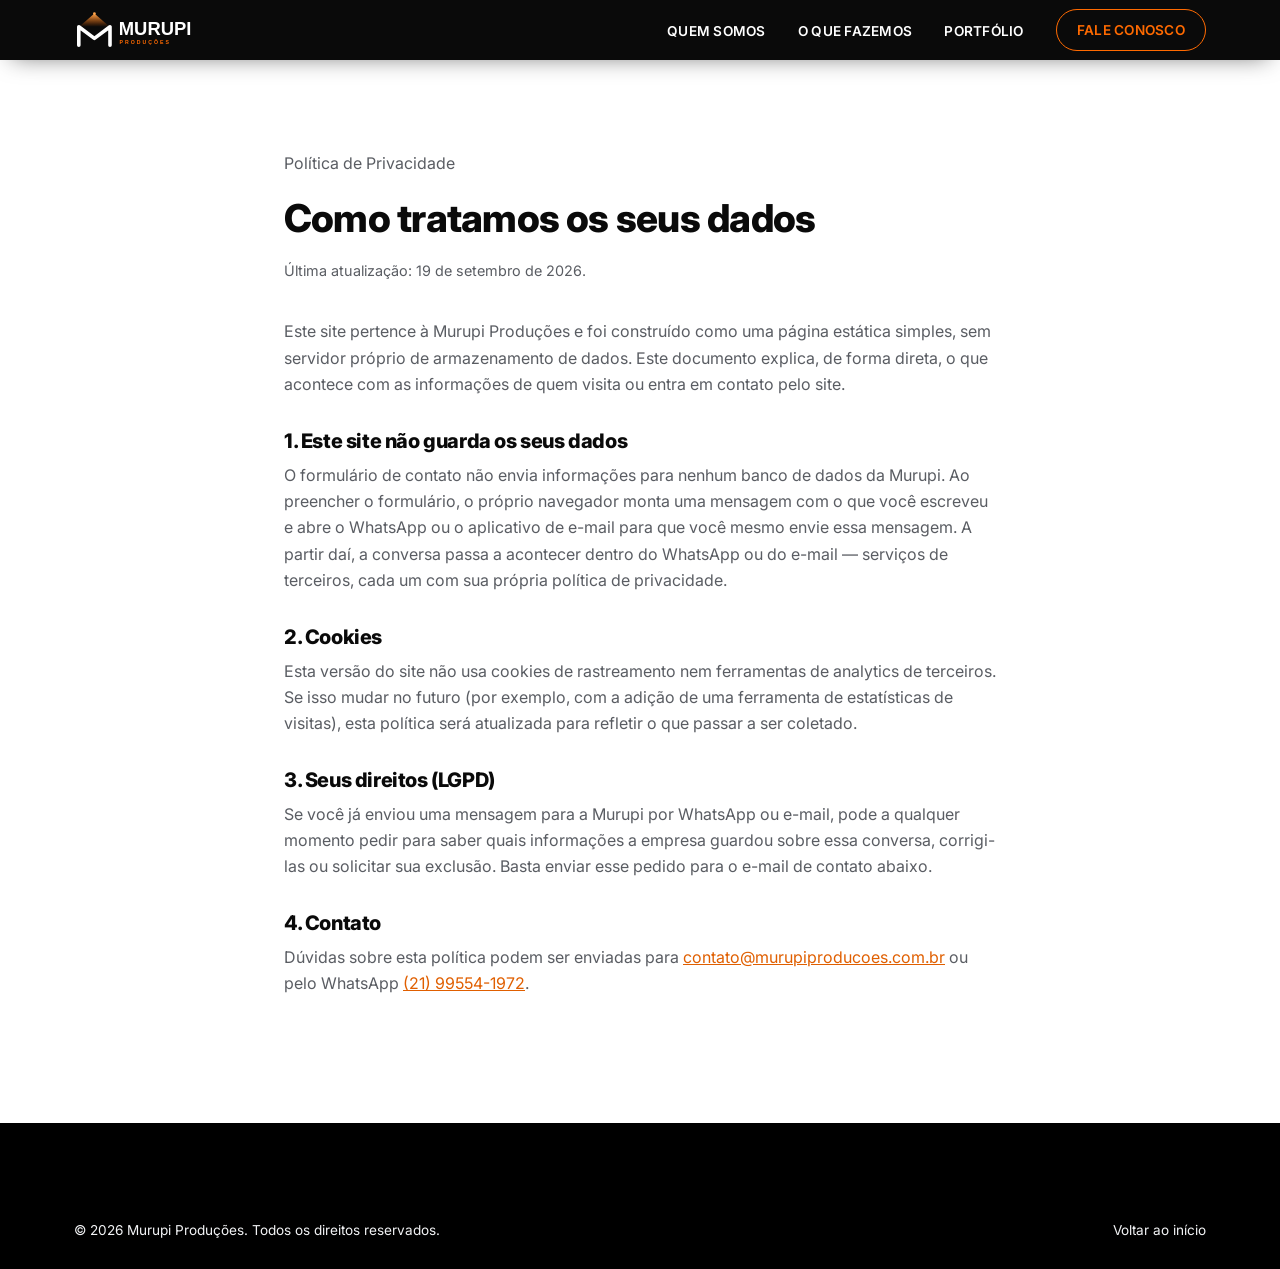
<file: privacidade.html>
<!DOCTYPE html>
<html lang="pt-BR">
<head>
<meta charset="UTF-8">
<meta name="viewport" content="width=device-width, initial-scale=1.0">
<title>Política de Privacidade — Murupi Produções</title>
<meta name="robots" content="noindex">
<link rel="icon" type="image/svg+xml" href="assets/img/brand/favicon.svg">
<link rel="preconnect" href="https://fonts.googleapis.com">
<link rel="preconnect" href="https://fonts.gstatic.com" crossorigin>
<link href="https://fonts.googleapis.com/css2?family=Bebas+Neue&family=Inter:wght@400;500;600;700;800&display=swap" rel="stylesheet">
<link rel="stylesheet" href="css/styles.css">
</head>
<body>

<header class="site-header is-scrolled" id="topo">
  <div class="container site-header__inner">
    <a href="/" class="logo" aria-label="Murupi Produções — início">
      <img src="assets/img/brand/logo.svg" alt="Murupi Produções" width="150" height="47">
    </a>
    <nav class="nav" id="nav-principal">
      <ul class="nav__list">
        <li><a href="/#quem-somos">Quem Somos</a></li>
        <li><a href="/#o-que-fazemos">O Que Fazemos</a></li>
        <li><a href="/#portfolio">Portfólio</a></li>
        <li><a href="/#contato" class="nav__cta">Fale Conosco</a></li>
      </ul>
    </nav>
    <button class="nav-toggle" id="nav-toggle" aria-expanded="false" aria-controls="nav-principal" aria-label="Abrir menu">
      <span></span><span></span><span></span>
    </button>
  </div>
</header>

<main>
  <section class="section legal-page">
    <div class="container legal-page__content">
      <p class="eyebrow">Política de Privacidade</p>
      <h1>Como tratamos os seus dados</h1>
      <p class="legal-page__updated">Última atualização: 19 de setembro de 2026.</p>

      <p>Este site pertence à Murupi Produções e foi construído como uma página estática simples, sem servidor próprio de armazenamento de dados. Este documento explica, de forma direta, o que acontece com as informações de quem visita ou entra em contato pelo site.</p>

      <h2>1. Este site não guarda os seus dados</h2>
      <p>O formulário de contato não envia informações para nenhum banco de dados da Murupi. Ao preencher o formulário, o próprio navegador monta uma mensagem com o que você escreveu e abre o WhatsApp ou o aplicativo de e-mail para que você mesmo envie essa mensagem. A partir daí, a conversa passa a acontecer dentro do WhatsApp ou do e-mail — serviços de terceiros, cada um com sua própria política de privacidade.</p>

      <h2>2. Cookies</h2>
      <p>Esta versão do site não usa cookies de rastreamento nem ferramentas de analytics de terceiros. Se isso mudar no futuro (por exemplo, com a adição de uma ferramenta de estatísticas de visitas), esta política será atualizada para refletir o que passar a ser coletado.</p>

      <h2>3. Seus direitos (LGPD)</h2>
      <p>Se você já enviou uma mensagem para a Murupi por WhatsApp ou e-mail, pode a qualquer momento pedir para saber quais informações a empresa guardou sobre essa conversa, corrigi-las ou solicitar sua exclusão. Basta enviar esse pedido para o e-mail de contato abaixo.</p>

      <h2>4. Contato</h2>
      <p>Dúvidas sobre esta política podem ser enviadas para <a href="mailto:contato@murupiproducoes.com.br">contato@murupiproducoes.com.br</a> ou pelo WhatsApp <a href="https://wa.me/5521995541972" target="_blank" rel="noopener">(21) 99554-1972</a>.</p>
    </div>
  </section>
</main>

<footer class="site-footer">
  <div class="container site-footer__bottom">
    <p>&copy; <span id="ano-atual"></span> Murupi Produções. Todos os direitos reservados.</p>
    <a href="/" class="site-footer__top">Voltar ao início</a>
  </div>
</footer>

<script>document.getElementById('ano-atual').textContent = new Date().getFullYear();</script>
</body>
</html>
</file>
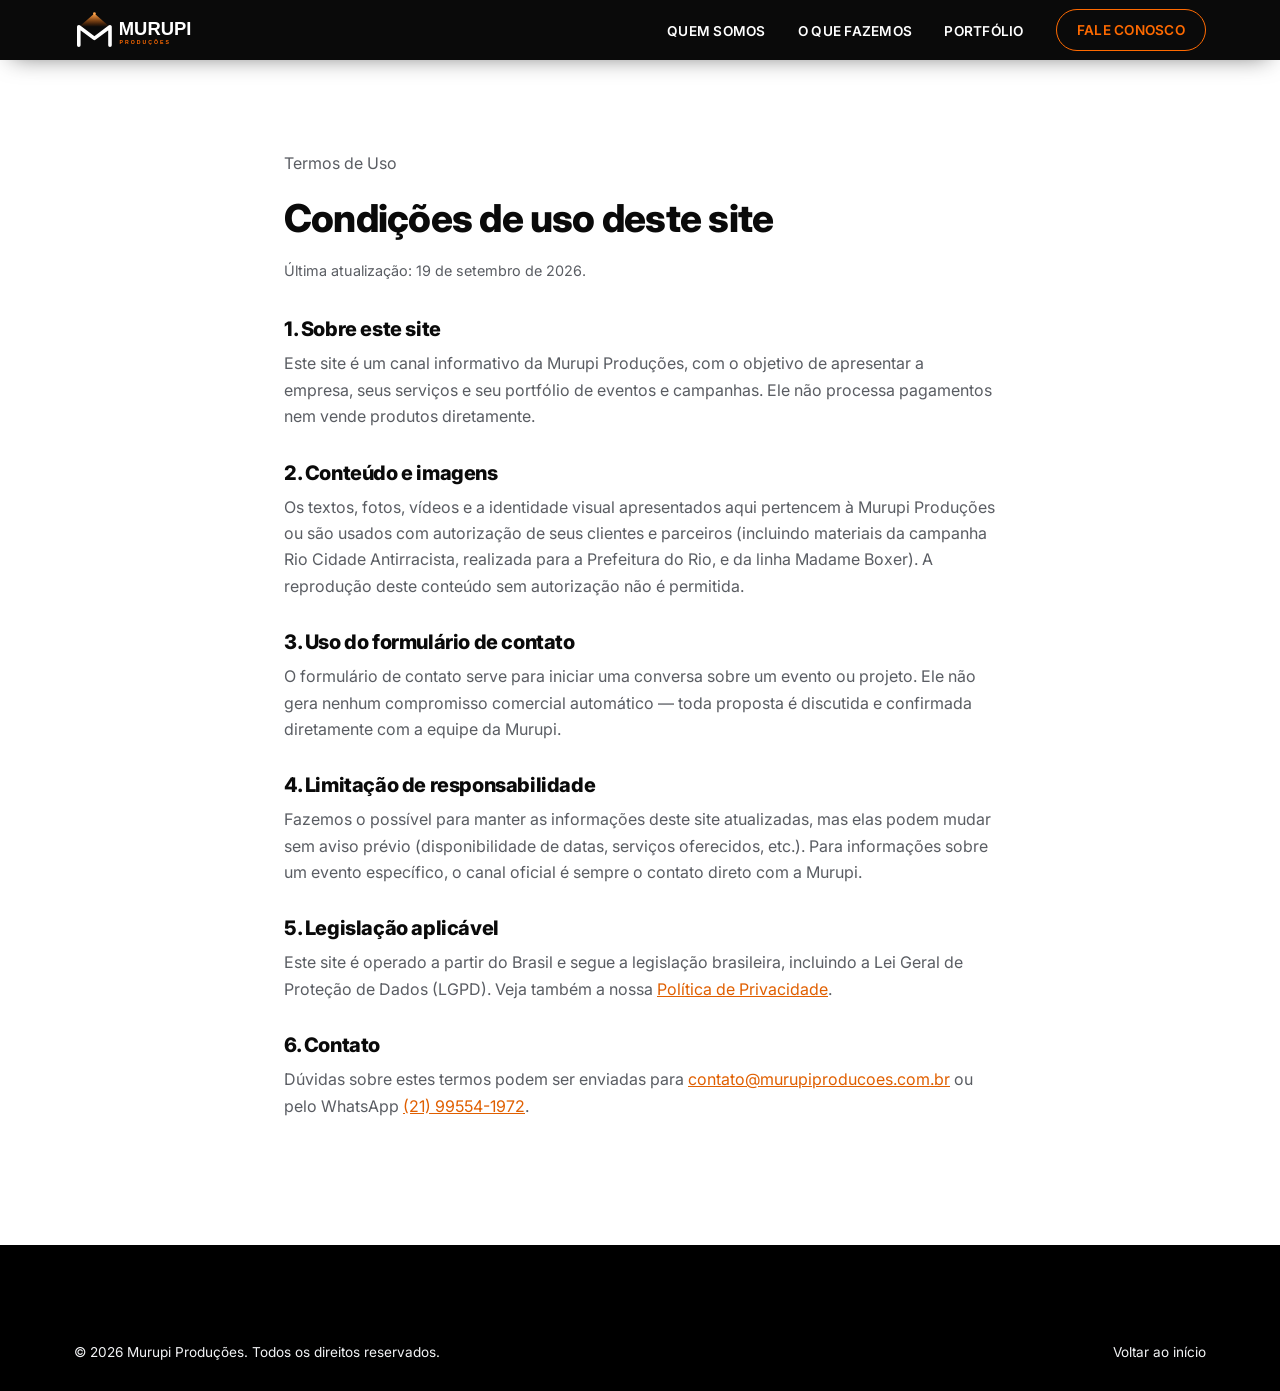
<file: termos.html>
<!DOCTYPE html>
<html lang="pt-BR">
<head>
<meta charset="UTF-8">
<meta name="viewport" content="width=device-width, initial-scale=1.0">
<title>Termos de Uso — Murupi Produções</title>
<meta name="robots" content="noindex">
<link rel="icon" type="image/svg+xml" href="assets/img/brand/favicon.svg">
<link rel="preconnect" href="https://fonts.googleapis.com">
<link rel="preconnect" href="https://fonts.gstatic.com" crossorigin>
<link href="https://fonts.googleapis.com/css2?family=Bebas+Neue&family=Inter:wght@400;500;600;700;800&display=swap" rel="stylesheet">
<link rel="stylesheet" href="css/styles.css">
</head>
<body>

<header class="site-header is-scrolled" id="topo">
  <div class="container site-header__inner">
    <a href="/" class="logo" aria-label="Murupi Produções — início">
      <img src="assets/img/brand/logo.svg" alt="Murupi Produções" width="150" height="47">
    </a>
    <nav class="nav" id="nav-principal">
      <ul class="nav__list">
        <li><a href="/#quem-somos">Quem Somos</a></li>
        <li><a href="/#o-que-fazemos">O Que Fazemos</a></li>
        <li><a href="/#portfolio">Portfólio</a></li>
        <li><a href="/#contato" class="nav__cta">Fale Conosco</a></li>
      </ul>
    </nav>
    <button class="nav-toggle" id="nav-toggle" aria-expanded="false" aria-controls="nav-principal" aria-label="Abrir menu">
      <span></span><span></span><span></span>
    </button>
  </div>
</header>

<main>
  <section class="section legal-page">
    <div class="container legal-page__content">
      <p class="eyebrow">Termos de Uso</p>
      <h1>Condições de uso deste site</h1>
      <p class="legal-page__updated">Última atualização: 19 de setembro de 2026.</p>

      <h2>1. Sobre este site</h2>
      <p>Este site é um canal informativo da Murupi Produções, com o objetivo de apresentar a empresa, seus serviços e seu portfólio de eventos e campanhas. Ele não processa pagamentos nem vende produtos diretamente.</p>

      <h2>2. Conteúdo e imagens</h2>
      <p>Os textos, fotos, vídeos e a identidade visual apresentados aqui pertencem à Murupi Produções ou são usados com autorização de seus clientes e parceiros (incluindo materiais da campanha Rio Cidade Antirracista, realizada para a Prefeitura do Rio, e da linha Madame Boxer). A reprodução deste conteúdo sem autorização não é permitida.</p>

      <h2>3. Uso do formulário de contato</h2>
      <p>O formulário de contato serve para iniciar uma conversa sobre um evento ou projeto. Ele não gera nenhum compromisso comercial automático — toda proposta é discutida e confirmada diretamente com a equipe da Murupi.</p>

      <h2>4. Limitação de responsabilidade</h2>
      <p>Fazemos o possível para manter as informações deste site atualizadas, mas elas podem mudar sem aviso prévio (disponibilidade de datas, serviços oferecidos, etc.). Para informações sobre um evento específico, o canal oficial é sempre o contato direto com a Murupi.</p>

      <h2>5. Legislação aplicável</h2>
      <p>Este site é operado a partir do Brasil e segue a legislação brasileira, incluindo a Lei Geral de Proteção de Dados (LGPD). Veja também a nossa <a href="/privacidade.html">Política de Privacidade</a>.</p>

      <h2>6. Contato</h2>
      <p>Dúvidas sobre estes termos podem ser enviadas para <a href="mailto:contato@murupiproducoes.com.br">contato@murupiproducoes.com.br</a> ou pelo WhatsApp <a href="https://wa.me/5521995541972" target="_blank" rel="noopener">(21) 99554-1972</a>.</p>
    </div>
  </section>
</main>

<footer class="site-footer">
  <div class="container site-footer__bottom">
    <p>&copy; <span id="ano-atual"></span> Murupi Produções. Todos os direitos reservados.</p>
    <a href="/" class="site-footer__top">Voltar ao início</a>
  </div>
</footer>

<script>document.getElementById('ano-atual').textContent = new Date().getFullYear();</script>
</body>
</html>
</file>
<file: css/styles.css>
/* ---------- Tokens ---------- */
:root{
  --ink: #0a0a0a;
  --ink-soft: #5a5d63;
  --cream: #ffffff;
  --cream-dim: #f2f3f5;
  --charcoal: #000000;
  --charcoal-2: #272727;
  --gold: #ff6a00;
  --gold-dim: #e05f00;
  --gold-soft: rgba(255,106,0,.14);
  --border: #e6e7ea;
  --shadow: 0 24px 48px -24px rgba(0,0,0,.5);
  --radius-sm: 10px;
  --radius: 18px;
  --radius-lg: 26px;
  --radius-pill: 999px;
  --maxw: 1180px;
  --font-jumbo: 'Bebas Neue', 'Inter', sans-serif;
  --font-display: 'Inter', -apple-system, Segoe UI, sans-serif;
  --font-body: 'Inter', -apple-system, Segoe UI, sans-serif;
}

*{box-sizing:border-box}
html{scroll-behavior:smooth}
body{
  position:relative;
  margin:0;
  font-family:var(--font-body);
  color:var(--ink);
  background:var(--cream);
  line-height:1.65;
  -webkit-font-smoothing:antialiased;
}

img{max-width:100%;height:auto;display:block}
video{max-width:100%;display:block}
a{color:inherit}
h1,h2,h3{font-family:var(--font-display);font-weight:800;line-height:1.1;margin:0 0 .5em;letter-spacing:-.02em}
h1{font-size:clamp(2.4rem,5.4vw,3.9rem)}
h2{font-size:clamp(1.8rem,3.4vw,2.6rem)}
h3{font-size:1.2rem}
p{margin:0 0 1em}
.lede{font-size:1.08rem;color:var(--ink-soft)}
.container{max-width:var(--maxw);margin:0 auto;padding:0 24px}

.skip-link{
  position:absolute;left:-9999px;top:0;background:var(--gold);color:#fff;
  padding:12px 20px;z-index:200;font-weight:700;
}
.skip-link:focus{left:12px;top:12px}

/* ---- Numbered eyebrow, e.g. "(01)" / "QUEM SOMOS" ---- */
.eyebrow{
  display:flex;flex-direction:column;gap:3px;margin:0 0 1.3em;
}
.eyebrow__num{color:var(--gold);font-weight:700;font-size:.9rem;letter-spacing:.02em}
.eyebrow__text{
  text-transform:uppercase;letter-spacing:.1em;font-weight:800;font-size:.82rem;color:inherit;
}
.section--dark .eyebrow__text{color:var(--cream)}

.section-head{
  display:grid;grid-template-columns:1.2fr 1fr;gap:40px;align-items:end;margin-bottom:3rem;
}
.section-head h2{margin-bottom:0}
.section-head__lede{color:var(--ink-soft);margin:0;font-size:1.02rem;max-width:44ch}
.section--dark .section-head__lede{color:var(--cream-dim)}

/* ---------- Buttons ---------- */
.btn{
  display:inline-flex;align-items:center;gap:8px;padding:15px 30px;border-radius:var(--radius-pill);
  font-weight:700;text-decoration:none;transition:transform .15s ease, opacity .15s ease, box-shadow .2s ease, background .2s ease;
  border:1px solid transparent;font-size:.98rem;
}
.btn:hover{transform:translateY(-2px)}
.btn--primary{background:var(--gold);color:#fff;box-shadow:0 12px 32px -14px rgba(255,106,0,.7)}
.btn--primary:hover{background:var(--gold-dim)}
.btn--ghost{border-color:currentColor;color:inherit}
.btn--ghost-light{color:var(--cream);border-color:rgba(255,255,255,.5)}
.btn--ghost-light:hover{border-color:var(--cream);background:rgba(255,255,255,.08)}
.btn__arrow{display:inline-block;transition:transform .2s ease}
.btn:hover .btn__arrow{transform:translateX(4px)}

/* ---------- Header ---------- */
.site-header{
  position:fixed;top:0;left:0;right:0;z-index:100;
  background:rgba(0,0,0,.75);
  backdrop-filter:blur(8px);
  transition:background .3s ease, box-shadow .3s ease;
}
.site-header.is-scrolled{
  background:rgba(0,0,0,.96);
  box-shadow:0 8px 24px -12px rgba(0,0,0,.6);
}
.site-header__inner{
  display:flex;align-items:center;justify-content:space-between;
  padding:14px 24px;
  transition:padding .3s ease;
}
.site-header.is-scrolled .site-header__inner{padding:9px 24px}
.logo img{height:40px;width:auto}
.nav__list{
  list-style:none;display:flex;gap:2rem;margin:0;padding:0;align-items:center;
}
.nav__list a{
  color:var(--cream);text-decoration:none;font-weight:600;font-size:.85rem;
  letter-spacing:.02em;position:relative;text-transform:uppercase;
  display:inline-flex;align-items:center;gap:6px;
}
.nav__num{color:var(--gold);font-weight:700}
.nav__list a:not(.nav__cta)::after{
  content:"";position:absolute;left:0;right:0;bottom:-6px;height:2px;background:var(--gold);
  transform:scaleX(0);transform-origin:left;transition:transform .25s ease;
}
.nav__list a:not(.nav__cta):hover::after{transform:scaleX(1)}
.nav__list a:hover{color:var(--gold)}
.nav__cta{
  border:1px solid var(--gold);padding:9px 20px;border-radius:var(--radius-pill);color:var(--gold) !important;
  transition:background .2s ease, color .2s ease;
}
.nav__cta:hover{background:var(--gold);color:#fff !important}
.nav-toggle{
  display:none;flex-direction:column;justify-content:center;gap:5px;
  width:38px;height:38px;background:none;border:none;cursor:pointer;padding:0;
}
.nav-toggle span{width:100%;height:2px;background:var(--cream);display:block;transition:transform .25s ease, opacity .25s ease}
.nav-toggle[aria-expanded="true"] span:nth-child(1){transform:translateY(7px) rotate(45deg)}
.nav-toggle[aria-expanded="true"] span:nth-child(2){opacity:0}
.nav-toggle[aria-expanded="true"] span:nth-child(3){transform:translateY(-7px) rotate(-45deg)}

/* ---------- Hero ---------- */
.hero{
  position:relative;min-height:100vh;display:flex;align-items:center;
  color:var(--cream);overflow:hidden;background:#000;
}
.hero__media{
  position:absolute;inset:0;background-size:cover;background-position:center;
  transform:scale(1.02);overflow:hidden;
}
.hero__media video{width:100%;height:100%;object-fit:cover;display:block;filter:grayscale(.25) contrast(1.05)}
.hero__scrim{
  position:absolute;inset:0;
  background:
    radial-gradient(ellipse at 30% 60%, rgba(0,0,0,.15), transparent 60%),
    linear-gradient(180deg, rgba(0,0,0,.55) 0%, rgba(0,0,0,.68) 55%, rgba(0,0,0,.96) 100%);
}
.hero__content{position:relative;z-index:1;max-width:760px;padding-top:130px;padding-bottom:110px}
.hero__eyebrow{
  text-transform:uppercase;letter-spacing:.16em;font-size:.8rem;font-weight:700;color:var(--gold);margin:0 0 .8em;
}
.jumbo{
  font-family:var(--font-jumbo);text-transform:uppercase;color:var(--gold);
  font-weight:400;line-height:.92;letter-spacing:.005em;margin:0 0 .35em;
  font-size:clamp(3.4rem,10vw,7rem);
}
.hero__lede{font-size:1.1rem;color:var(--cream-dim);max-width:52ch;margin-bottom:2rem}
.hero__actions{display:flex;flex-wrap:wrap;gap:14px}

/* ---- Rotating corner badge ---- */
.hero__badge{position:absolute;left:28px;bottom:112px;z-index:2;width:78px;height:78px}
.hero__badge-ring{width:100%;height:100%;display:block;animation:spin 16s linear infinite}
.hero__badge-center{
  position:absolute;inset:0;margin:auto;width:30px;height:30px;border-radius:50%;
  background:var(--gold);display:flex;align-items:center;justify-content:center;
}
.hero__badge-center svg{width:15px;height:15px}
@keyframes spin{to{transform:rotate(360deg)}}

/* ---- Centered scroll-down control ---- */
.hero__scroll{
  position:absolute;left:50%;bottom:96px;transform:translateX(-50%);z-index:2;
  width:60px;height:60px;border-radius:50%;background:var(--gold);color:#fff;
  display:flex;align-items:center;justify-content:center;text-decoration:none;
  box-shadow:0 0 0 0 rgba(255,106,0,.55);animation:scrollPulse 2.4s ease-in-out infinite;
  transition:transform .2s ease;
}
.hero__scroll:hover{transform:translateX(-50%) scale(1.08)}
.hero__scroll svg{width:22px;height:22px;fill:none;stroke:currentColor;stroke-width:2;stroke-linecap:round;stroke-linejoin:round}
@keyframes scrollPulse{
  0%,100%{box-shadow:0 0 0 0 rgba(255,106,0,.45)}
  50%{box-shadow:0 0 0 14px rgba(255,106,0,0)}
}

/* ---- Marquee strip along the bottom edge of the hero ---- */
.marquee{
  position:absolute;left:0;right:0;bottom:0;z-index:1;
  background:rgba(0,0,0,.9);border-top:1px solid rgba(255,255,255,.1);
  overflow:hidden;padding:14px 0;backdrop-filter:blur(4px);
}
.marquee__track{
  display:flex;gap:1.2em;white-space:nowrap;width:max-content;
  animation:marquee 26s linear infinite;
  color:var(--cream-dim);font-size:.85rem;letter-spacing:.08em;text-transform:uppercase;font-weight:600;
}
.marquee__track span:nth-child(2n){color:var(--gold);font-size:.6rem}
@keyframes marquee{
  from{transform:translateX(0)}
  to{transform:translateX(-50%)}
}

/* ---------- Stats band ---------- */
.stats{background:var(--charcoal);color:var(--cream);padding:100px 0}
.stats__grid{
  display:grid;grid-template-columns:repeat(3,1fr);gap:22px;margin-top:2.5rem;
}
.stat-card{
  background:var(--gold);border-radius:var(--radius-lg);
  padding:34px 28px;display:flex;flex-direction:column;justify-content:space-between;min-height:200px;
}
.stat__number{
  font-family:var(--font-display);font-size:clamp(2rem,3.4vw,2.7rem);font-weight:800;color:#fff;
  margin:0;line-height:1.05;
}
.stat__label{color:rgba(0,0,0,.72);margin:18px 0 0;font-size:.94rem;max-width:26ch;font-weight:600}

/* ---------- Trust strip ---------- */
.trust{padding:56px 0;background:var(--charcoal);border-bottom:1px solid rgba(255,255,255,.08)}
.trust__inner{display:flex;flex-wrap:wrap;align-items:center;gap:20px 32px}
.trust__label{
  margin:0;text-transform:uppercase;letter-spacing:.12em;font-size:.72rem;font-weight:700;color:var(--cream-dim);
  white-space:nowrap;
}
.trust__logos{display:flex;flex-wrap:wrap;align-items:center;gap:20px 28px}
.trust__item{
  display:flex;flex-direction:column;color:var(--cream-dim);font-weight:700;font-size:.98rem;line-height:1.3;
  opacity:.8;filter:grayscale(1);transition:opacity .2s ease, filter .2s ease;
}
.trust__item:hover{opacity:1;filter:none}
.trust__item small{font-weight:500;font-size:.72rem;color:rgba(255,255,255,.45);text-transform:none;letter-spacing:0}
.trust__item--logo{height:34px;width:auto;filter:grayscale(1) brightness(1.6);opacity:.8}
.trust__item--logo:hover{filter:none;opacity:1}
.trust__divider{width:1px;height:32px;background:rgba(255,255,255,.15)}

/* ---------- Sections ---------- */
.section{padding:110px 0}
.section--tinted{background:var(--cream-dim)}
.section--dark{background:var(--charcoal);color:var(--cream)}

.section-grid{
  display:grid;grid-template-columns:1.05fr 1fr;gap:72px;align-items:center;
}
.values{list-style:none;margin:2em 0 0;padding:0;display:grid;gap:1.1em}
.values li{padding-left:1.6em;position:relative;display:grid;gap:.15em}
.values li::before{
  content:"";position:absolute;left:0;top:.5em;width:9px;height:9px;background:var(--gold);border-radius:50%;
}
.values li span{color:var(--ink-soft);font-size:.96rem}

/* ---- About media composition ---- */
.about-media{position:relative}
.about-media__accent{
  position:absolute;inset:0;background:var(--gold);border-radius:var(--radius-lg);
  transform:translate(22px,22px);z-index:0;
}
.about-media__main{
  margin:0;position:relative;z-index:1;aspect-ratio:4/5;border-radius:var(--radius-lg);overflow:hidden;
}
.about-media__main img{width:100%;height:100%;object-fit:cover}

/* ---------- Services ---------- */
.services{
  display:grid;grid-template-columns:repeat(4,1fr);gap:24px;
}
.service-card{
  position:relative;background:var(--charcoal-2);border:1px solid rgba(255,255,255,.08);border-radius:var(--radius);
  padding:34px 28px 30px;overflow:hidden;
  transition:transform .25s ease, box-shadow .25s ease, border-color .25s ease;
}
.service-card::before{
  content:"";position:absolute;left:0;top:0;right:0;height:3px;background:var(--gold);
  transform:scaleX(0);transform-origin:left;transition:transform .3s ease;
}
.service-card:hover{transform:translateY(-6px);box-shadow:0 24px 48px -20px rgba(0,0,0,.7);border-color:transparent}
.service-card:hover::before{transform:scaleX(1)}
.service-card__index{
  position:absolute;right:22px;top:18px;font-family:var(--font-display);font-weight:800;font-size:1.1rem;color:rgba(255,255,255,.14);
}
.service-card__icon-tile{
  width:56px;height:56px;border-radius:var(--radius-sm);background:rgba(255,106,0,.16);
  display:flex;align-items:center;justify-content:center;margin-bottom:22px;
}
.service-card__icon{
  width:28px;height:28px;fill:none;stroke:var(--gold);stroke-width:1.8;stroke-linecap:round;stroke-linejoin:round;
}
.service-card h3{margin-bottom:.5em;font-size:1.15rem;color:var(--cream)}
.service-card p{margin:0;color:var(--cream-dim);font-size:.95rem}

/* ---- Process cards (with glow) ---- */
.process{position:relative;margin-top:64px;padding:56px 0 8px;overflow:hidden}
.process::before{
  content:"";position:absolute;top:-50%;right:-15%;width:70%;height:200%;
  background:radial-gradient(circle, rgba(255,106,0,.4), transparent 65%);
  filter:blur(50px);z-index:0;pointer-events:none;
}
.process__grid{
  position:relative;z-index:1;list-style:none;margin:0;padding:0;
  display:grid;grid-template-columns:repeat(4,1fr);gap:22px;
}
.process__card{
  background:rgba(39,39,39,.65);backdrop-filter:blur(6px);border-radius:var(--radius);
  padding:28px 24px;border:1px solid rgba(255,255,255,.06);
}
.process__num{
  width:36px;height:36px;border-radius:50%;background:var(--gold);color:#fff;
  display:flex;align-items:center;justify-content:center;font-family:var(--font-display);font-weight:800;font-size:1rem;margin-bottom:14px;
}
.process__card h3{font-size:1.02rem;margin:0 0 .4em;color:var(--cream)}
.process__card p{color:var(--cream-dim);font-size:.92rem;margin:0}

/* ---------- Big statement ---------- */
.statement{background:var(--charcoal);padding:150px 0;text-align:center;overflow:hidden}
.statement__text{
  font-family:var(--font-jumbo);text-transform:uppercase;color:var(--gold);
  font-size:clamp(2.4rem,7.6vw,5.6rem);line-height:.98;letter-spacing:.01em;margin:0;font-weight:400;
}

/* ---------- Portfolio ---------- */
.featured-case{
  position:relative;display:block;border-radius:var(--radius-lg);overflow:hidden;
  aspect-ratio:16/8;margin:0 0 2.5rem;cursor:pointer;background:var(--charcoal);box-shadow:var(--shadow);
}
.featured-case img{width:100%;height:100%;object-fit:cover;transition:transform .6s ease}
.featured-case:hover img{transform:scale(1.04)}
.featured-case__overlay{
  position:absolute;inset:0;color:#fff;
  background:linear-gradient(90deg, rgba(0,0,0,.92) 0%, rgba(0,0,0,.45) 55%, transparent 100%);
  display:flex;flex-direction:column;justify-content:flex-end;padding:40px;
}
.featured-case__overlay h3{font-size:clamp(1.5rem,3vw,2.1rem);margin:.35em 0 .25em;max-width:16ch;color:#fff}
.featured-case__overlay p{max-width:42ch;color:rgba(255,255,255,.75);margin:0}

.portfolio-filters{display:flex;flex-wrap:wrap;gap:10px;margin:0 0 2.2rem}
.filter{
  border:1px solid var(--border);background:transparent;color:var(--ink-soft);
  padding:12px 24px;border-radius:var(--radius-pill);cursor:pointer;font-family:var(--font-body);
  font-size:.92rem;font-weight:600;transition:.15s ease;
}
.filter:hover{border-color:var(--gold);color:var(--ink)}
.filter.is-active{background:var(--charcoal);border-color:var(--charcoal);color:#fff}

.portfolio-grid{
  display:grid;grid-template-columns:repeat(3,1fr);gap:24px;
}
.portfolio-card{
  border-radius:var(--radius);overflow:hidden;background:var(--charcoal);position:relative;
  cursor:pointer;aspect-ratio:4/3;box-shadow:0 10px 30px -18px rgba(0,0,0,.5);
  transition:transform .3s ease, box-shadow .3s ease;
}
.portfolio-card:hover{transform:translateY(-4px);box-shadow:var(--shadow)}
.portfolio-card img{
  width:100%;height:100%;object-fit:cover;transition:transform .5s ease;
}
.portfolio-card:hover img{transform:scale(1.06)}
.portfolio-card__overlay{
  position:absolute;inset:0;
  background:linear-gradient(180deg, transparent 40%, rgba(0,0,0,.92) 100%);
  display:flex;flex-direction:column;justify-content:flex-end;padding:20px;color:#fff;
}
.portfolio-card__cat{
  text-transform:uppercase;font-size:.7rem;letter-spacing:.12em;color:var(--gold);font-weight:700;
}
.portfolio-card__title{font-family:var(--font-display);font-weight:800;font-size:1.1rem;margin:.2em 0 0}
.portfolio-card__hint{
  position:absolute;top:16px;right:16px;width:36px;height:36px;border-radius:50%;
  background:rgba(255,255,255,.14);backdrop-filter:blur(4px);color:#fff;
  display:flex;align-items:center;justify-content:center;font-size:1.1rem;
  opacity:0;transform:translateY(-6px);transition:opacity .25s ease, transform .25s ease;
}
.portfolio-card:hover .portfolio-card__hint{opacity:1;transform:none}
.portfolio-card.is-hidden{display:none}

/* ---------- Videos ---------- */
.video-grid{
  display:grid;grid-template-columns:1fr 2fr 1fr;gap:40px;align-items:stretch;
}
.video-card{
  position:relative;margin:0;width:100%;min-width:0;min-height:0;border-radius:var(--radius);overflow:hidden;background:#000;
  border:1px solid rgba(255,255,255,.14);
  box-shadow:
    0 20px 45px -20px rgba(0,0,0,.75),
    0 0 0 1px rgba(0,0,0,.4),
    0 0 26px -10px rgba(255,106,0,.45);
  transition:box-shadow .35s ease, border-color .35s ease, transform .35s ease;
}
.video-card:hover{
  border-color:rgba(255,106,0,.6);
  transform:translateY(-5px);
  box-shadow:
    0 28px 55px -18px rgba(0,0,0,.8),
    0 0 0 1px rgba(0,0,0,.4),
    0 0 38px -6px rgba(255,106,0,.65);
}
.video-card--wide{aspect-ratio:16/9}
.video-card--tall{aspect-ratio:9/16}
.video-card video{width:100%;height:100%;object-fit:cover;display:block;background:#000}
.video-card.is-playing video{object-fit:contain}
.video-card__play{
  position:absolute;left:50%;top:50%;transform:translate(-50%,-50%);
  width:76px;height:76px;border-radius:50%;border:none;cursor:pointer;
  background:var(--gold);color:#fff;display:flex;align-items:center;justify-content:center;
  box-shadow:0 18px 40px -12px rgba(0,0,0,.7);transition:transform .2s ease, background .2s ease;
}
.video-card__play::before{
  content:"";position:absolute;inset:-10px;border-radius:50%;border:1px solid rgba(255,106,0,.55);
  animation:ring 2.2s ease-out infinite;
}
.video-card__play svg{width:30px;height:30px;fill:currentColor;margin-left:4px}
.video-card__play:hover{transform:translate(-50%,-50%) scale(1.08);background:var(--gold-dim)}
.video-card.is-playing .video-card__play{display:none}
.video-card figcaption{
  position:absolute;left:0;right:0;bottom:0;padding:18px 20px;display:grid;gap:2px;
  background:linear-gradient(180deg, transparent, rgba(0,0,0,.8));color:#fff;pointer-events:none;
  transition:opacity .25s ease;
}
.video-card.is-playing figcaption{opacity:0}
.video-card__title{font-family:var(--font-display);font-weight:800;font-size:1.05rem}
@keyframes ring{
  0%{transform:scale(1);opacity:.9}
  100%{transform:scale(1.5);opacity:0}
}

/* ---------- Lightbox ---------- */
.lightbox{
  position:fixed;inset:0;background:rgba(0,0,0,.96);z-index:300;
  display:flex;align-items:center;justify-content:center;padding:40px 80px;
}
.lightbox[hidden]{display:none}
.lightbox__content{max-width:min(90vw,960px);margin:0;color:#fff}
.lightbox__content img{
  border-radius:var(--radius-lg);max-height:74vh;width:auto;margin:0 auto;
  border:3px solid #fff;
  box-shadow:
    0 0 0 3px #000,
    0 0 0 6px var(--gold),
    0 30px 80px -20px rgba(0,0,0,.9);
}
.lightbox__content figcaption{text-align:center;margin-top:16px;color:rgba(255,255,255,.7);max-width:70ch;margin-inline:auto}
.lightbox__close{
  position:absolute;top:22px;right:28px;background:none;border:none;color:#fff;
  font-size:2.2rem;line-height:1;cursor:pointer;
}
.lightbox__nav{
  position:absolute;top:50%;transform:translateY(-50%);
  width:52px;height:52px;border-radius:50%;border:1px solid rgba(255,255,255,.3);
  background:rgba(255,255,255,.06);color:#fff;font-size:2rem;line-height:1;cursor:pointer;
  display:flex;align-items:center;justify-content:center;transition:background .2s ease;
}
.lightbox__nav:hover{background:rgba(255,255,255,.16)}
.lightbox__nav--prev{left:22px}
.lightbox__nav--next{right:22px}

/* ---------- FAQ ---------- */
.faq-list{display:grid;gap:14px;max-width:860px}
.faq-item{
  background:var(--cream);border:1px solid var(--border);border-radius:var(--radius);
  padding:6px 24px;
}
.faq-item summary{
  padding:18px 0;font-weight:700;cursor:pointer;list-style:none;position:relative;padding-right:32px;
  font-family:var(--font-display);font-size:1.02rem;
}
.faq-item summary::-webkit-details-marker{display:none}
.faq-item summary::after{
  content:"+";position:absolute;right:0;top:16px;font-size:1.3rem;color:var(--gold-dim);
  transition:transform .2s ease;line-height:1;
}
.faq-item[open] summary::after{transform:rotate(45deg)}
.faq-item p{color:var(--ink-soft);padding-bottom:20px;margin:0;max-width:70ch}

/* ---------- Contato ---------- */
.contato-grid{
  display:grid;grid-template-columns:1.3fr 1fr;gap:48px;align-items:start;
}
.contact-form{
  background:var(--cream);border:1px solid var(--border);border-radius:var(--radius);
  padding:32px;display:grid;gap:18px;box-shadow:var(--shadow);color:var(--ink);
}
.contact-form__row{display:grid;gap:6px}
.contact-form__row label{font-size:.85rem;font-weight:700;color:var(--ink-soft)}
.contact-form input,.contact-form select,.contact-form textarea{
  font-family:var(--font-body);font-size:1rem;padding:12px 14px;border:1px solid var(--border);
  border-radius:var(--radius-sm);background:var(--cream);color:var(--ink);width:100%;resize:vertical;
}
.contact-form input:focus,.contact-form select:focus,.contact-form textarea:focus{
  outline:none;border-color:var(--gold);box-shadow:0 0 0 3px var(--gold-soft);
}
.contact-form__actions{display:flex;flex-wrap:wrap;gap:12px;margin-top:6px}
.contact-form__actions .btn{border:none;cursor:pointer}
.contact-form__actions .btn--ghost{border:1px solid var(--border)}
.contact-form__note{font-size:.82rem;color:var(--ink-soft);margin:4px 0 0}
.contact-form__note a{color:var(--gold-dim)}
.contact-card{
  background:var(--cream);border:1px solid var(--border);border-radius:var(--radius);
  box-shadow:var(--shadow);overflow:hidden;color:var(--ink);
}
.contact-card__row{
  display:grid;grid-template-columns:48px 1fr auto;align-items:center;gap:18px;
  padding:22px 24px;text-decoration:none;border-top:1px solid var(--border);
  transition:background .2s ease;
}
.contact-card__row:first-child{border-top:none}
.contact-card__row:hover{background:var(--gold-soft)}
.contact-card__icon{
  width:48px;height:48px;border-radius:var(--radius-sm);background:var(--gold-soft);color:var(--gold-dim);
  display:flex;align-items:center;justify-content:center;
}
.contact-card__icon svg{width:22px;height:22px;fill:none;stroke:currentColor;stroke-width:1.8;stroke-linecap:round;stroke-linejoin:round}
.contact-card__row:first-child .contact-card__icon svg{fill:currentColor;stroke:none}
.contact-card__body{display:grid;gap:2px;min-width:0}
.contact-card__label{font-size:.74rem;text-transform:uppercase;letter-spacing:.12em;color:var(--gold-dim);font-weight:700}
.contact-card__value{font-weight:600;overflow-wrap:anywhere}
.contact-card__arrow{color:var(--gold-dim);transition:transform .2s ease}
.contact-card__row:hover .contact-card__arrow{transform:translateX(4px)}

/* ---------- Footer ---------- */
.site-footer{background:var(--charcoal);color:var(--cream-dim);padding:72px 0 28px}
.site-footer__grid{
  display:grid;grid-template-columns:1.4fr 1fr 1fr;gap:48px;padding-bottom:48px;
  border-bottom:1px solid rgba(255,255,255,.08);
}
.site-footer__brand p{max-width:34ch;font-size:.95rem;margin:18px 0 0}
.footer-logo{height:40px;width:auto}
.site-footer__heading{
  text-transform:uppercase;letter-spacing:.14em;font-size:.74rem;font-weight:700;color:var(--gold);margin:0 0 1.2em;
}
.site-footer__nav,.site-footer__contact{display:grid;gap:.6em;align-content:start}
.site-footer__nav a,.site-footer__contact a,.site-footer__contact span{color:var(--cream-dim);text-decoration:none;font-size:.95rem;width:fit-content}
.site-footer__nav a:hover,.site-footer__contact a:hover{color:var(--gold)}
.site-footer__bottom{
  display:flex;align-items:center;justify-content:space-between;gap:20px;flex-wrap:wrap;
  padding-top:24px;font-size:.85rem;
}
.site-footer__bottom p{margin:0}
.site-footer__legal{display:flex;align-items:center;gap:24px;flex-wrap:wrap}
.site-footer__legal a{color:var(--cream-dim);text-decoration:none}
.site-footer__legal a:hover{color:var(--gold)}
.site-footer__top{color:var(--cream-dim);text-decoration:none}
.site-footer__top:hover{color:var(--gold)}

/* ---------- Legal pages (privacidade / termos) ---------- */
.legal-page{padding-top:150px}
.legal-page__content{max-width:760px}
.legal-page__updated{color:var(--ink-soft);font-size:.9rem;margin-bottom:2.5em}
.legal-page h1{font-size:clamp(1.8rem,3.4vw,2.4rem)}
.legal-page h2{font-size:1.25rem;margin-top:1.6em}
.legal-page p{color:var(--ink-soft)}
.legal-page a{color:var(--gold-dim)}

/* ---------- Floating WhatsApp button ---------- */
.whatsapp-float{
  position:fixed;right:22px;bottom:22px;z-index:150;
  width:56px;height:56px;border-radius:50%;background:var(--gold);
  display:flex;align-items:center;justify-content:center;
  box-shadow:0 10px 24px -8px rgba(0,0,0,.6);
  animation:pulse 2.6s ease-in-out infinite;
}
.whatsapp-float:hover{animation-play-state:paused;transform:scale(1.06)}
@keyframes pulse{
  0%,100%{box-shadow:0 10px 24px -8px rgba(0,0,0,.6), 0 0 0 0 rgba(255,106,0,.5)}
  50%{box-shadow:0 10px 24px -8px rgba(0,0,0,.6), 0 0 0 10px rgba(255,106,0,0)}
}

/* ---------- Reveal on scroll ---------- */
.reveal{opacity:0;transform:translateY(22px);transition:opacity .8s ease, transform .8s ease}
.reveal.is-visible{opacity:1;transform:none}

/* ---------- Responsive ---------- */
@media (max-width:1024px){
  .services{grid-template-columns:repeat(2,1fr)}
  .process__grid{grid-template-columns:repeat(2,1fr)}
  .video-grid{grid-template-columns:1fr 1fr}
  .video-card--wide{grid-column:1 / -1;order:-1}
  .site-footer__grid{grid-template-columns:1fr 1fr}
}

@media (max-width:860px){
  .section-grid{grid-template-columns:1fr;gap:56px}
  .about-media{order:-1;padding:0 16px 16px 0}
  .about-media__accent{transform:translate(14px,14px)}
  .section-head{grid-template-columns:1fr;gap:12px;align-items:start}
  .contato-grid{grid-template-columns:1fr;gap:40px}
  .portfolio-grid{grid-template-columns:repeat(2,1fr)}
  .stats__grid{grid-template-columns:1fr;gap:16px}
}

@media (max-width:760px){
  .nav{
    position:fixed;top:68px;left:0;right:0;background:var(--charcoal);
    max-height:0;overflow:hidden;transition:max-height .3s ease;
  }
  .nav.is-open{max-height:420px}
  .nav__list{flex-direction:column;align-items:flex-start;gap:0;padding:8px 24px 20px}
  .nav__list li{width:100%;border-bottom:1px solid rgba(255,255,255,.08)}
  .nav__list a{display:block;padding:14px 0}
  .nav__list a:not(.nav__cta)::after{display:none}
  .nav__cta{border:none;display:inline-block;margin-top:4px;padding:14px 0 !important;background:none !important;color:var(--gold) !important}
  .nav-toggle{display:flex}
  .section{padding:76px 0}
  .hero{min-height:92vh}
  .hero__content{padding-top:110px;padding-bottom:100px}
  .hero__badge{display:none}
  .hero__scroll{width:50px;height:50px;bottom:84px}
  .marquee__track{font-size:.7rem}
  .whatsapp-float{width:50px;height:50px;right:16px;bottom:16px}
  .featured-case{aspect-ratio:4/5}
  .featured-case__overlay{padding:24px;background:linear-gradient(180deg, rgba(0,0,0,.15) 0%, rgba(0,0,0,.94) 75%)}
  .services{grid-template-columns:1fr}
  .process__grid{grid-template-columns:1fr}
  .statement{padding:100px 0}
  .portfolio-grid{grid-template-columns:1fr}
  .video-grid{grid-template-columns:1fr 1fr;gap:20px}
  .trust__inner{flex-direction:column;align-items:flex-start;gap:14px}
  .trust__divider{display:none}
  .faq-item summary{font-size:.98rem}
  .contact-form{padding:24px 20px}
  .contact-form__actions{flex-direction:column}
  .contact-form__actions .btn{width:100%;justify-content:center}
  .legal-page{padding-top:110px}
  .site-footer__bottom{flex-direction:column;gap:16px}
  .lightbox{padding:70px 12px 40px}
  .lightbox__nav{width:42px;height:42px;top:auto;bottom:16px;transform:none}
  .lightbox__nav--prev{left:calc(50% - 56px)}
  .lightbox__nav--next{right:calc(50% - 56px)}
  .site-footer__grid{grid-template-columns:1fr;gap:32px}
  .site-footer__bottom{justify-content:center;text-align:center}
}

@media (prefers-reduced-motion: reduce){
  html{scroll-behavior:auto}
  .reveal{opacity:1;transform:none;transition:none}
  .portfolio-card img,.featured-case img{transition:none}
  .marquee__track{animation:none}
  .whatsapp-float{animation:none}
  .hero__scroll{animation:none}
  .hero__badge-ring{animation:none}
  .video-card__play::before{animation:none}
  .hero__media video{display:none}
}
</file>
